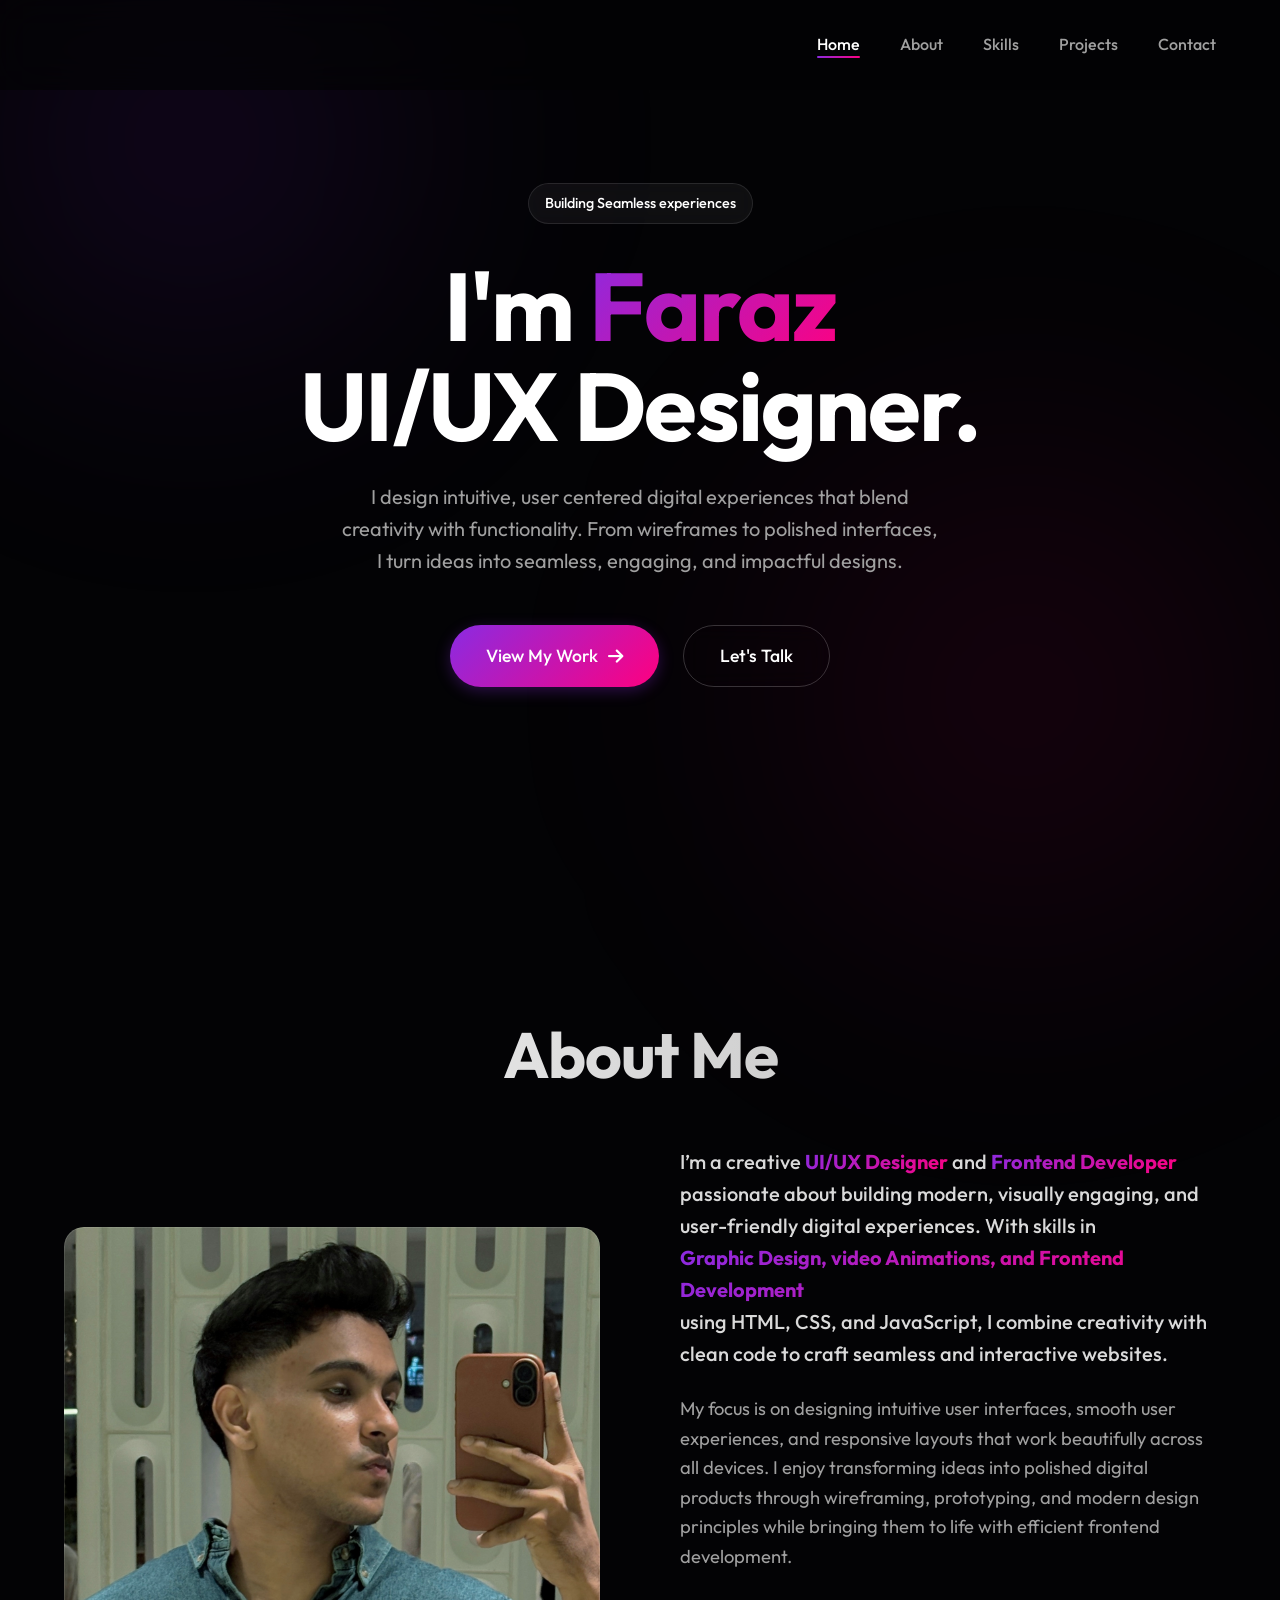
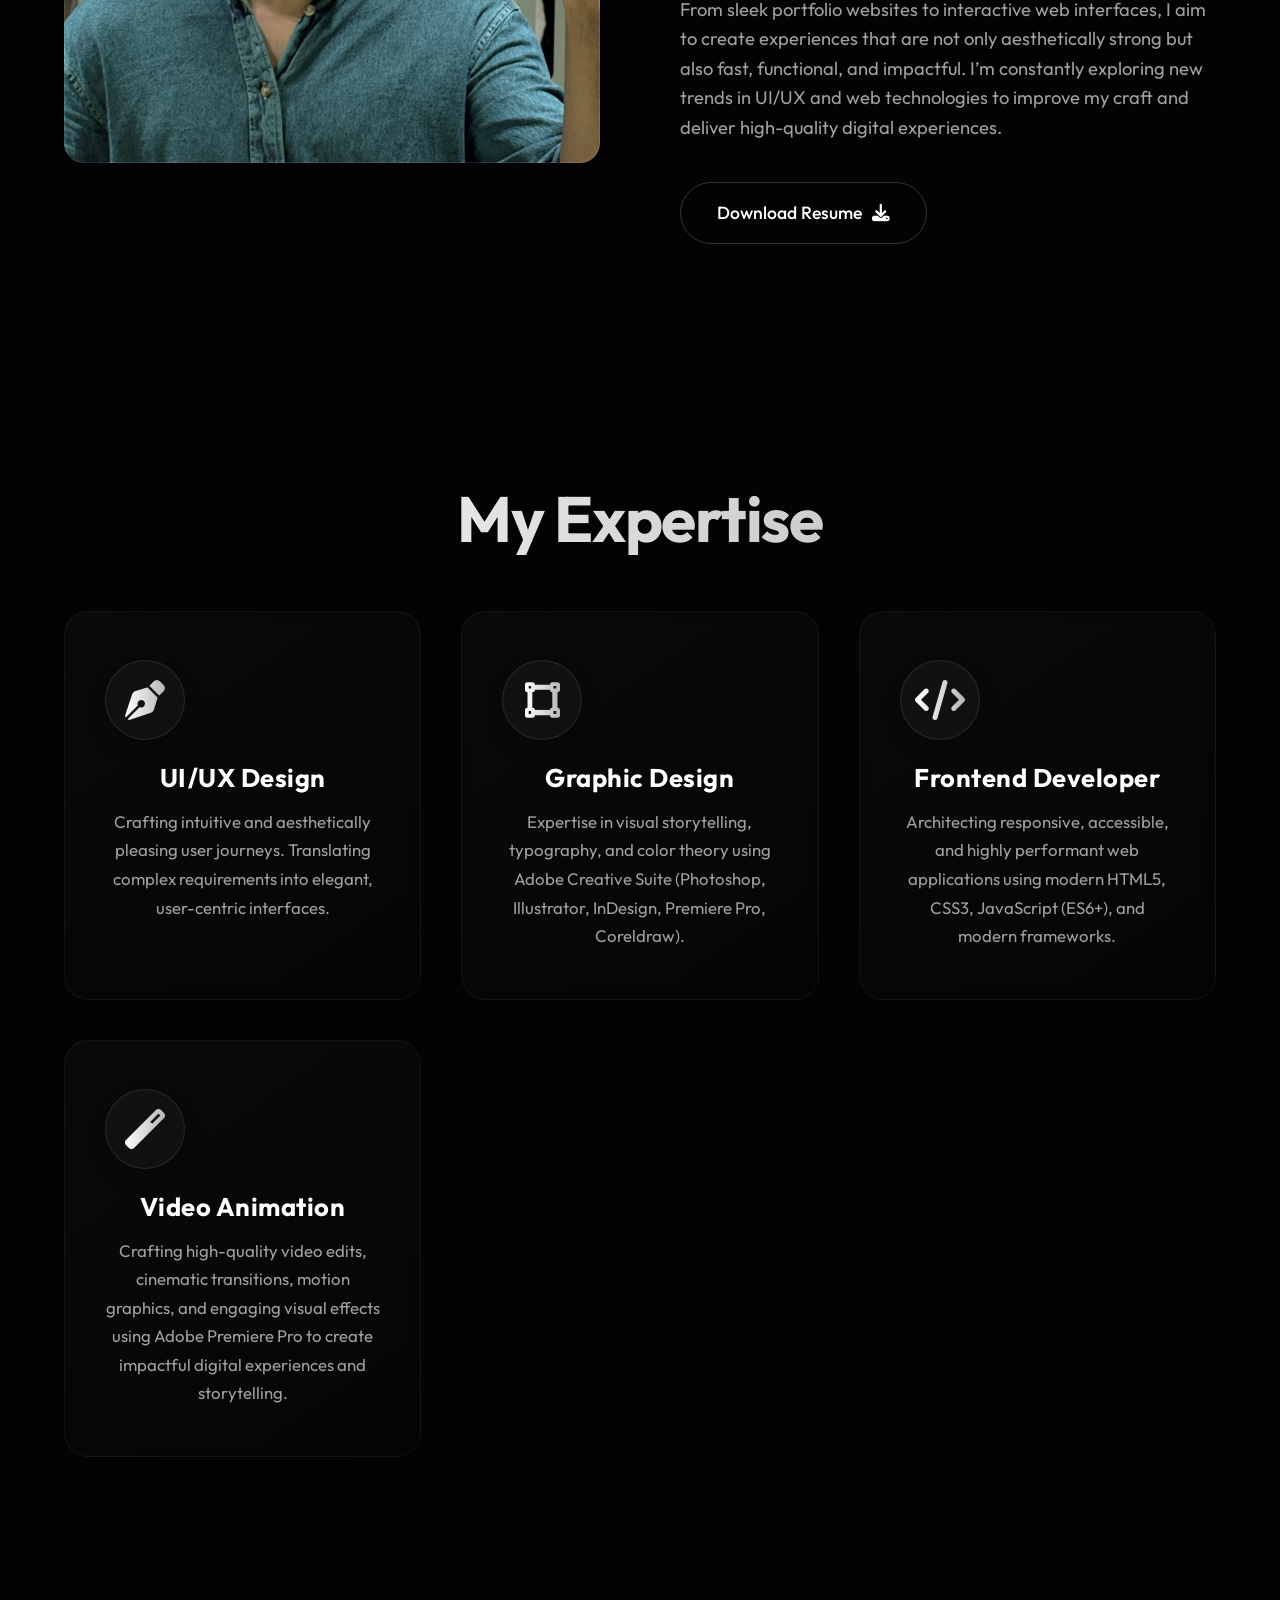
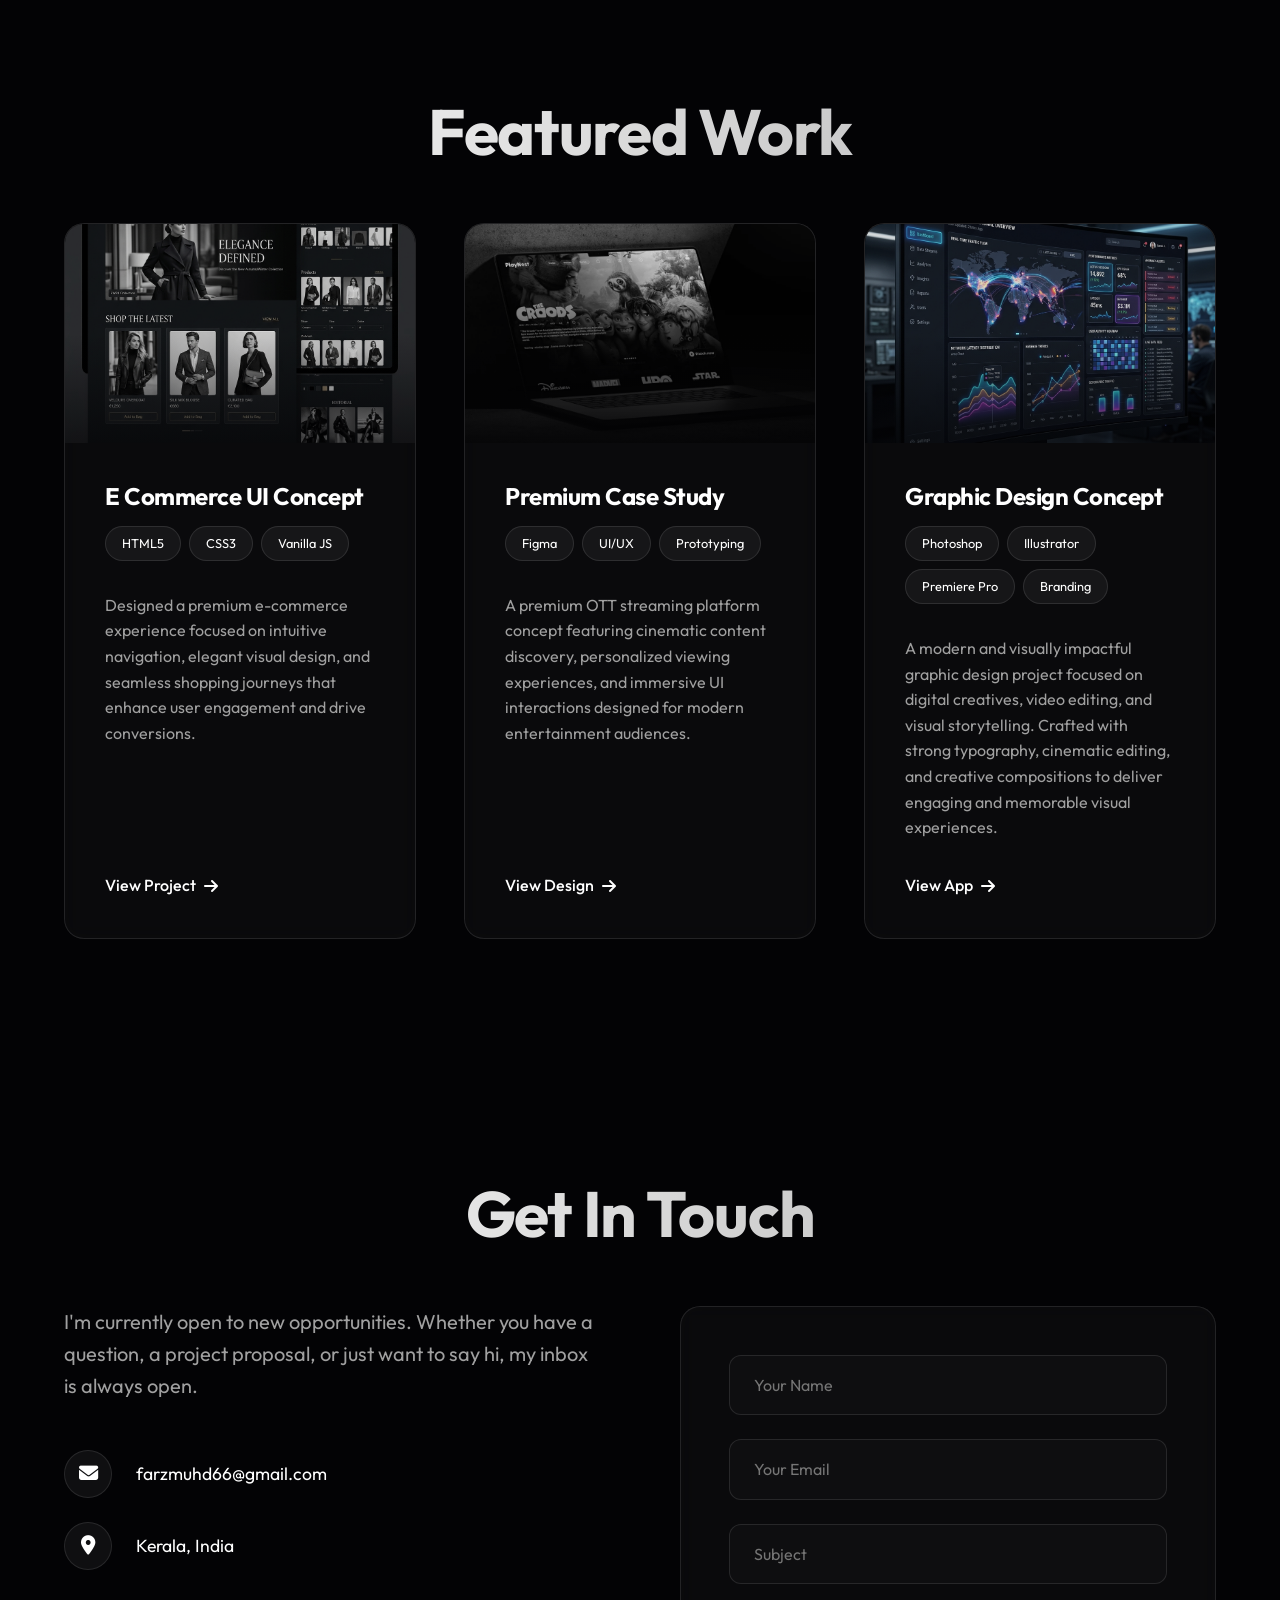
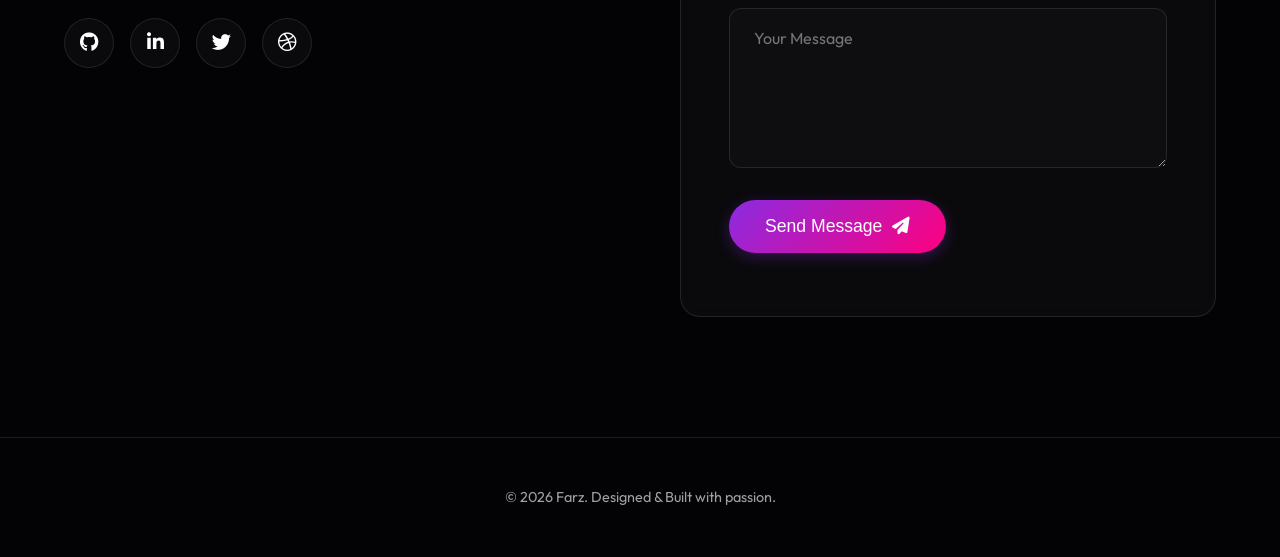
<file: index.html>
<!DOCTYPE html>
<html lang="en">

<head>
  <meta charset="UTF-8">
  <title>Farz | Premium Portfolio</title>
  <meta name="viewport" content="width=device-width, initial-scale=1">

  <!-- Font -->
  <link href="https://fonts.googleapis.com/css2?family=Outfit:wght@300;400;500;600;700;800&display=swap" rel="stylesheet">

  <!-- Icons -->
  <link rel="stylesheet" href="https://cdnjs.cloudflare.com/ajax/libs/font-awesome/6.4.0/css/all.min.css">

  <!-- Custom CSS -->
  <link rel="stylesheet" href="style.css">
</head>

<body>

  <!-- Ambient Glow Effect -->
  <div class="bg-glow"></div>
  <div class="bg-glow-2"></div>

  <!-- Navbar -->
  <nav class="navbar" id="navbar">
    <div class="container">
      <a href="#home" class="nav-logo"><span class="text-accent"></span></a>

      <button class="menu-btn" id="menuBtn">
        <i class="fas fa-bars"></i>
      </button>

      <ul class="nav-links" id="navLinks">
        <li><a href="#home" class="nav-item">Home</a></li>
        <li><a href="#about" class="nav-item">About</a></li>
        <li><a href="#skills" class="nav-item">Skills</a></li>
        <li><a href="#projects" class="nav-item">Projects</a></li>
        <li><a href="#contact" class="nav-item">Contact</a></li>
      </ul>
    </div>
  </nav>

  <!-- Hero Section -->
  <section id="home" class="section">
    <div class="container">
      <div class="hero-content reveal active">
        <span class="hero-subtitle">Building Seamless experiences</span>
        <h1 class="hero-title">I'm <span class="text-accent">Faraz</span><br>UI/UX Designer.</h1>
        <p class="hero-desc">I design intuitive, user centered digital experiences that blend creativity with functionality.
From wireframes to polished interfaces, I turn ideas into seamless, engaging, and impactful designs.</p>

        <div class="hero-buttons">
          <a href="#projects" class="btn btn-primary">View My Work <i class="fas fa-arrow-right"></i></a>
          <a href="#contact" class="btn btn-outline">Let's Talk</a>
        </div>
      </div>
    </div>
  </section>

  <!-- About Section -->
  <section id="about" class="section">
    <div class="container reveal">
      <h2>About Me</h2>
      <div class="about-grid">
        <div class="about-img-wrapper reveal delay-1">
          <img src="farz.jpeg" alt="Farz" class="about-img">
        </div>
        <div class="about-text reveal delay-2">
          <div class="about-text-content">
            <p class="lead">I’m a creative <span class="highlight">UI/UX Designer</span> and <span class="highlight">Frontend Developer</span> passionate about building modern, visually engaging, and user-friendly digital experiences. With skills in <span class="highlight">Graphic Design, video Animations, and Frontend Development</span> using HTML, CSS, and JavaScript, I combine creativity with clean code to craft seamless and interactive websites.</p>
            <p>My focus is on designing intuitive user interfaces, smooth user experiences, and responsive layouts that work beautifully across all devices. I enjoy transforming ideas into polished digital products through wireframing, prototyping, and modern design principles while bringing them to life with efficient frontend development.</p>
            <p>From sleek portfolio websites to interactive web interfaces, I aim to create experiences that are not only aesthetically strong but also fast, functional, and impactful. I’m constantly exploring new trends in UI/UX and web technologies to improve my craft and deliver high-quality digital experiences.</p>
          </div>

          <div style="margin-top: 2.5rem;">
            <a href="#" class="btn btn-outline">Download Resume <i class="fas fa-download"></i></a>
          </div>
        </div>
      </div>
    </div>
  </section>

  <!-- Skills Section -->
  <section id="skills" class="section">
    <div class="container reveal">
      <h2>My Expertise</h2>

      <div class="skills-grid">

         <!-- Skill 1 -->
        <div class="skill-card premium-card reveal delay-2">
          <div class="card-content">
            <div class="skill-icon text-accent">
              <i class="fas fa-pen-nib"></i>
            </div>
            <h4>UI/UX Design</h4>
            <p>Crafting intuitive and aesthetically pleasing user journeys. Translating complex requirements into elegant,
              user-centric interfaces.</p>
          </div>
        </div>
          <!-- Skill 2 -->
        <div class="skill-card premium-card reveal delay-1">
          <div class="card-content">
            <div class="skill-icon text-accent">
              <i class="fas fa-vector-square"></i>
            </div>
            <h4>Graphic Design</h4>
            <p>Expertise in visual storytelling, typography, and color theory using Adobe Creative Suite (Photoshop,
              Illustrator, InDesign, Premiere Pro, Coreldraw).</p>
          </div>
        </div>
        <!-- Skill 3 -->
        <div class="skill-card premium-card reveal delay-1">
          <div class="card-content">
            <div class="skill-icon text-accent">
              <i class="fas fa-code"></i>
            </div>
            <h4>Frontend Developer</h4>
            <p>Architecting responsive, accessible, and highly performant web applications using modern HTML5, CSS3,
              JavaScript (ES6+), and modern frameworks.</p>
          </div>
        </div>

        <!-- Skill 4 -->
        <div class="skill-card premium-card reveal delay-3">
          <div class="card-content">
            <div class="skill-icon text-accent">
              <i class="fas fa-magic"></i>
            </div>
            <h4>Video Animation</h4>
            <p>Crafting high-quality video edits, cinematic transitions, motion graphics, and engaging visual effects using Adobe Premiere Pro to create impactful digital experiences and storytelling.</p>
          </div>
        </div>

      </div>
    </div>
  </section>

  <!-- Projects Section -->
  <section id="projects" class="section">
    <div class="container reveal">
      <h2>Featured Work</h2>

      <div class="projects-grid">
        

        <!-- Project 2 -->
        <div class="project-card premium-card reveal delay-2">
          <div class="card-content" style="padding: 0; display: flex; flex-direction: column; height: 100%;">
            <div class="project-img-container">
              <img src="project2.png" alt="Project 2" class="project-img">
            </div>
            <div class="project-content">
              <h3 class="project-title">E Commerce UI Concept</h3>
              <div class="project-tags">
                <span>HTML5</span>
                <span>CSS3</span>
                <span>Vanilla JS</span>
              </div>
              <p class="project-desc">Designed a premium e-commerce experience focused on intuitive navigation, elegant visual design, and seamless shopping journeys that enhance user engagement and drive conversions.</p>
              <a href="https://farzmhd.github.io/e-commers/" class="project-link">View Project<i class="fas fa-arrow-right"></i></a>
            </div>
          </div>
        </div>

        <!-- Project 1 -->
        <div class="project-card premium-card reveal delay-1">
          <div class="card-content" style="padding: 0; display: flex; flex-direction: column; height: 100%;">
            <div class="project-img-container">
              <img src="project1.png" alt="Project 1" class="project-img">
            </div>
            <div class="project-content">
              <h3 class="project-title">Premium Case Study</h3>
              <div class="project-tags">
                <span>Figma</span>
                <span>UI/UX</span>
                <span>Prototyping</span>
              </div>
              <p class="project-desc">A premium OTT streaming platform concept featuring cinematic content discovery, personalized viewing experiences, and immersive UI interactions designed for modern entertainment audiences.</p>
              <a href="https://www.behance.net/gallery/250398545/streaming-platform-portfolio?tracking_source=search_projects_published_date|ott+sreaming+platform&l=4" class="project-link">View Design<i class="fas fa-arrow-right"></i></a>
            </div>
          </div>
        </div>

        <!-- Project 3 -->
        <div class="project-card premium-card reveal delay-3">
          <div class="card-content" style="padding: 0; display: flex; flex-direction: column; height: 100%;">
            <div class="project-img-container">
              <img src="project3.png" alt="Project 3" class="project-img">
            </div>
            <div class="project-content">
              <h3 class="project-title">Graphic Design Concept</h3>
              <div class="project-tags">
                <span>Photoshop</span>
                <span>Illustrator</span>
                <span>Premiere Pro</span>
                <span>Branding</span>
              </div>
              <p class="project-desc">A modern and visually impactful graphic design project focused on digital creatives, video editing, and visual storytelling. Crafted with strong typography, cinematic editing, and creative compositions to deliver engaging and memorable visual experiences.</p>
              <a href="#" class="project-link">View App <i class="fas fa-arrow-right"></i></a>
            </div>
          </div>
        </div>
      </div>
    </div>
  </section>

  <!-- Contact Section -->
  <section id="contact" class="section">
    <div class="container reveal">
      <h2>Get In Touch</h2>

      <div class="contact-container">
        <div class="contact-info reveal delay-1">
          <p>I'm currently open to new opportunities. Whether you have a question, a project proposal, or just want to
            say hi, my inbox is always open.</p>

          <div class="contact-details">
            <div class="contact-item">
              <i class="fas fa-envelope"></i>
              <span>farzmuhd66@gmail.com</span>
            </div>
            <div class="contact-item">
              <i class="fas fa-map-marker-alt"></i>
              <span>Kerala, India</span>
            </div>
          </div>

          <div class="social-links">
            <a href="#" aria-label="GitHub"><i class="fab fa-github"></i></a>
            <a href="#" aria-label="LinkedIn"><i class="fab fa-linkedin-in"></i></a>
            <a href="#" aria-label="Twitter"><i class="fab fa-twitter"></i></a>
            <a href="#" aria-label="Dribbble"><i class="fab fa-dribbble"></i></a>
          </div>
        </div>

        <form class="contact-form premium-card reveal delay-2" id="contactForm">
          <div class="card-content">
            <div class="form-group">
              <input type="text" class="form-control" placeholder="Your Name" required>
            </div>
            <div class="form-group">
              <input type="email" class="form-control" placeholder="Your Email" required>
            </div>
            <div class="form-group">
              <input type="text" class="form-control" placeholder="Subject" required>
            </div>
            <div class="form-group">
              <textarea class="form-control" placeholder="Your Message" required></textarea>
            </div>
            <button type="submit" class="btn btn-primary">Send Message <i class="fas fa-paper-plane"></i></button>
            <p id="msg" style="margin-top: 15px; color: var(--text-main); font-weight: 500;"></p>
          </div>
        </form>
      </div>
    </div>
  </section>

  <!-- Footer -->
  <footer>
    <div class="container">
      <p>&copy; 2026 Farz. Designed & Built with passion.</p>
    </div>
  </footer>

  <script src="./script.js"></script>
</body>

</html>
</file>
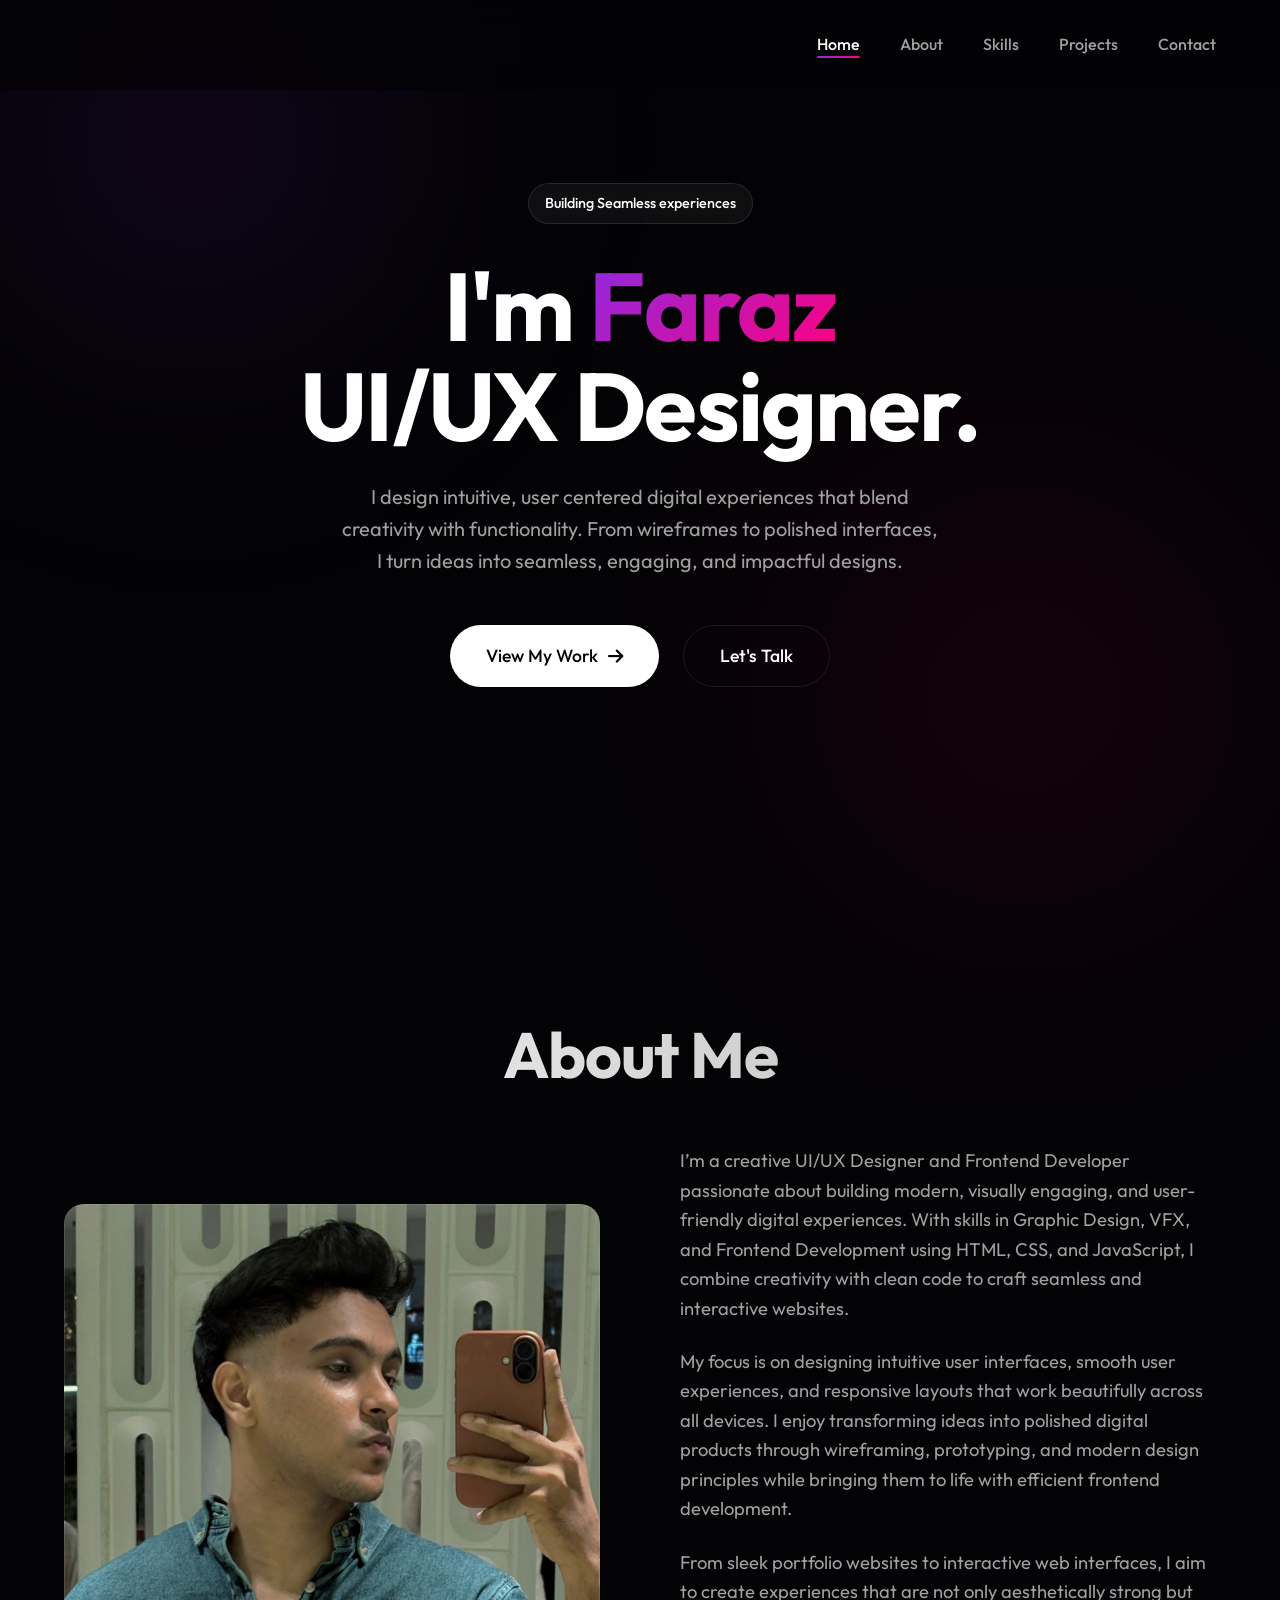
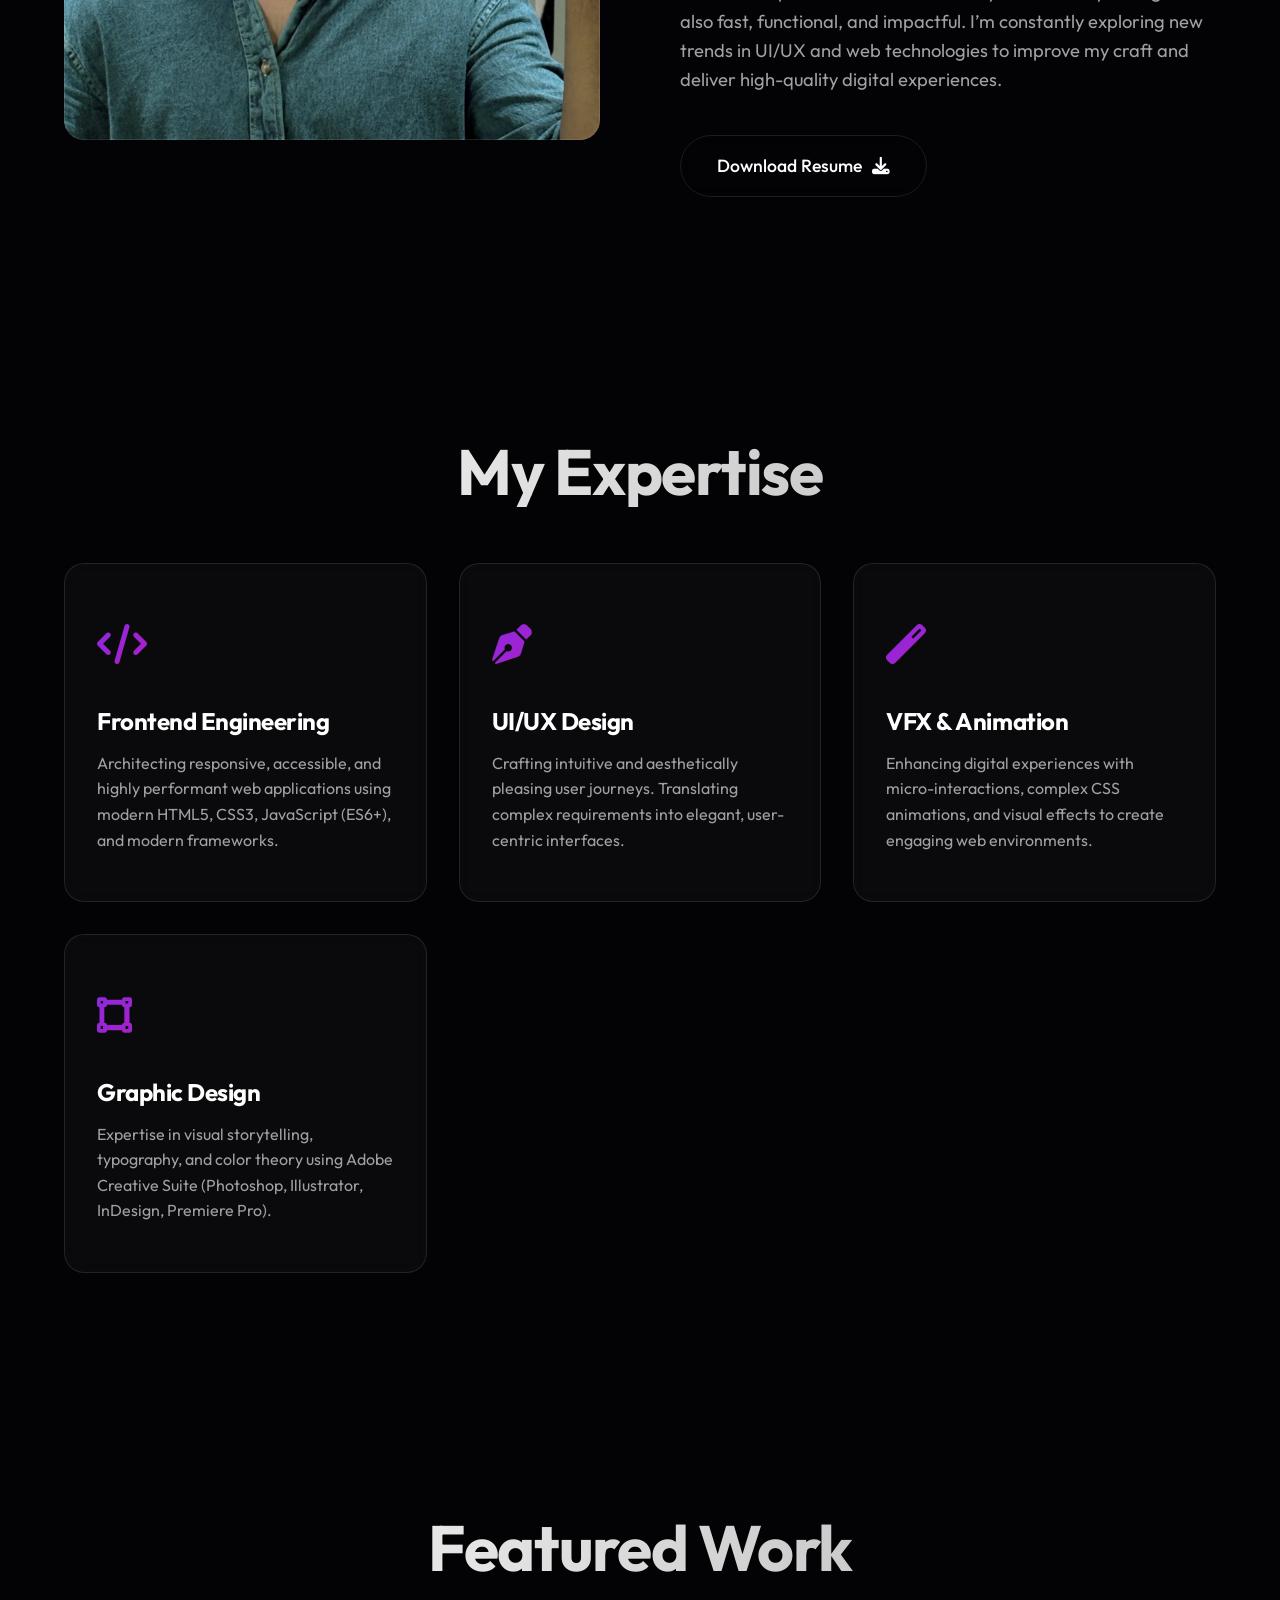
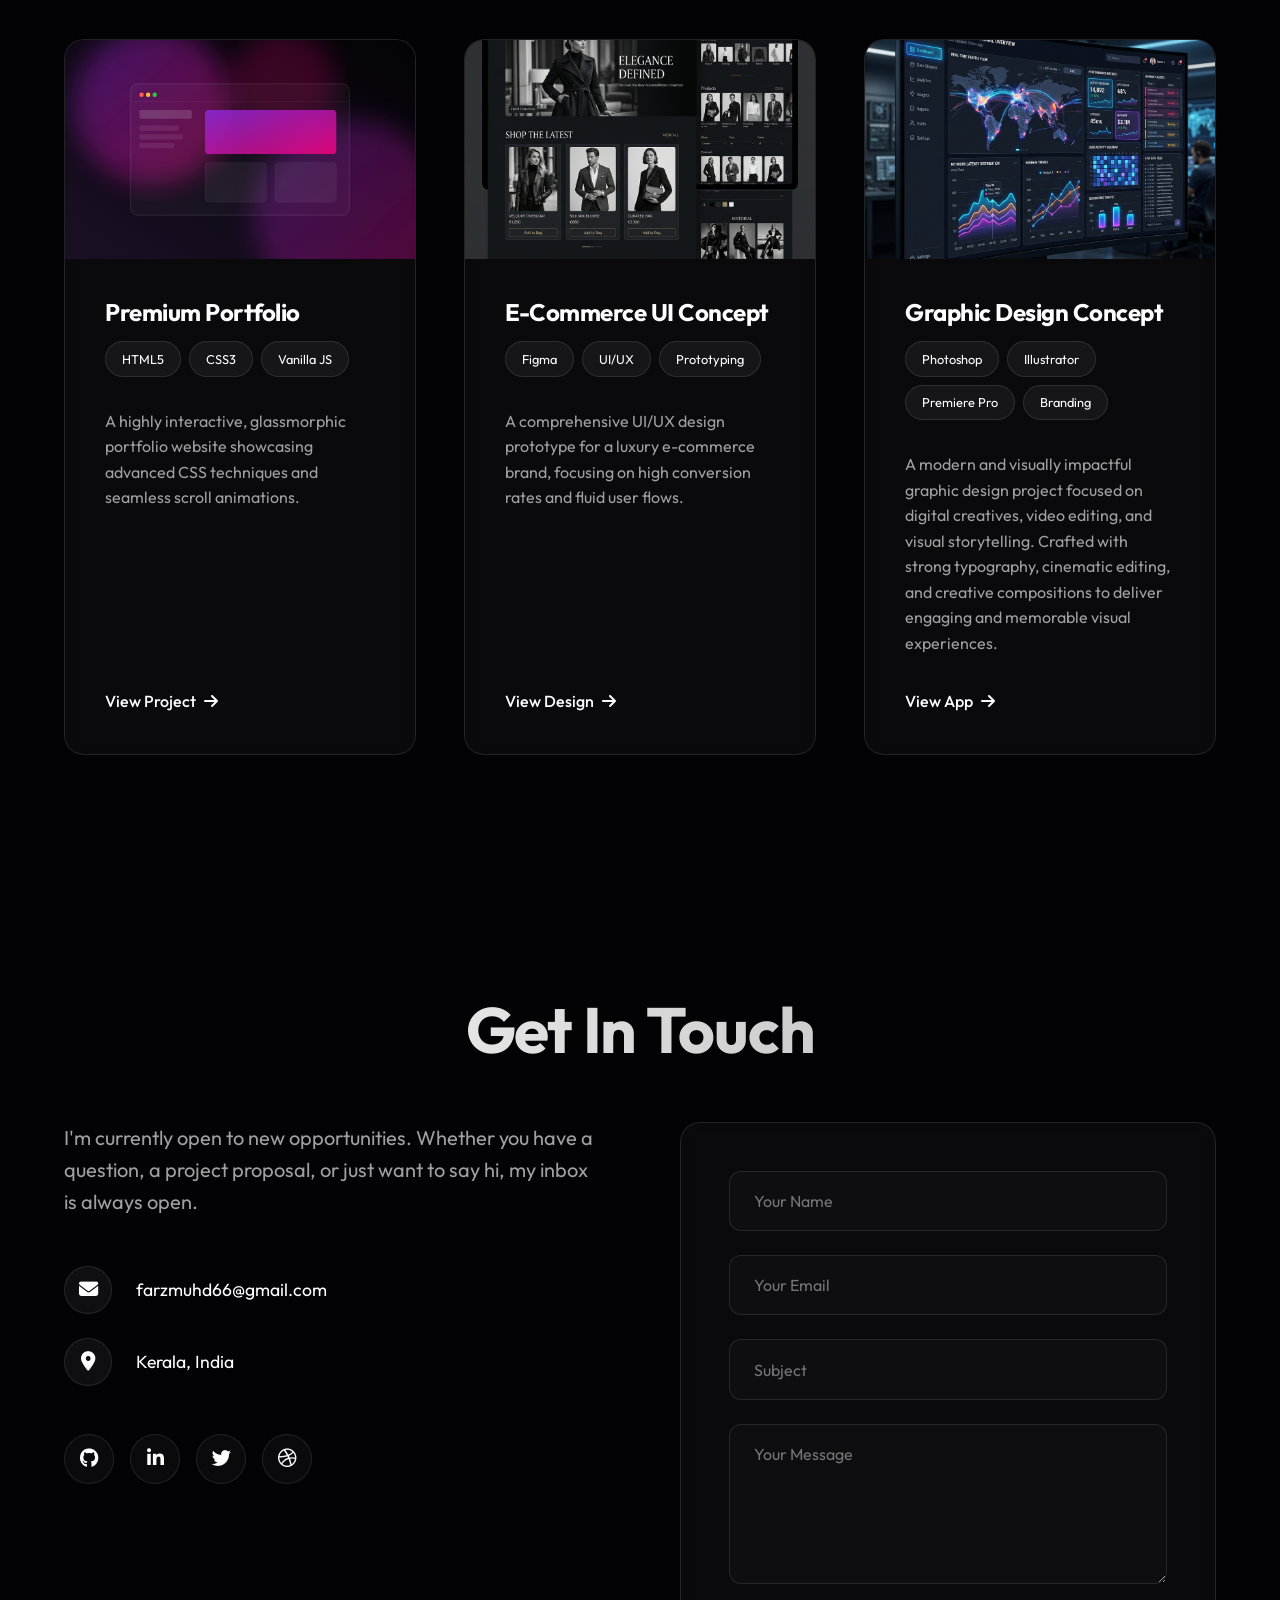
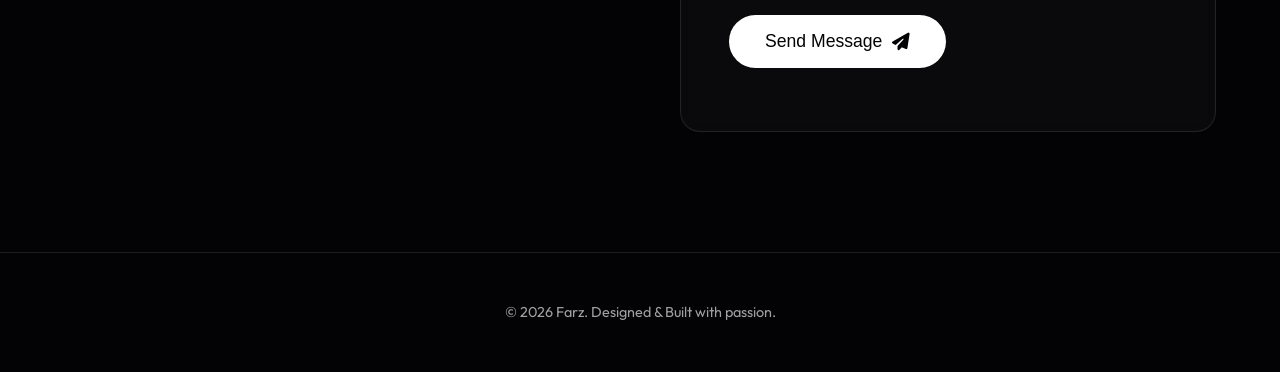
<file: portfolio/indexpr.html>
<!DOCTYPE html>
<html lang="en">

<head>
  <meta charset="UTF-8">
  <title>Farz | Premium Portfolio</title>
  <meta name="viewport" content="width=device-width, initial-scale=1">

  <!-- Font -->
  <link href="https://fonts.googleapis.com/css2?family=Outfit:wght@300;400;500;600;700;800&display=swap" rel="stylesheet">

  <!-- Icons -->
  <link rel="stylesheet" href="https://cdnjs.cloudflare.com/ajax/libs/font-awesome/6.4.0/css/all.min.css">

  <!-- Custom CSS -->
  <link rel="stylesheet" href="style.css">
</head>

<body>

  <!-- Ambient Glow Effect -->
  <div class="bg-glow"></div>
  <div class="bg-glow-2"></div>

  <!-- Navbar -->
  <nav class="navbar" id="navbar">
    <div class="container">
      <a href="#home" class="nav-logo"><span class="text-accent"></span></a>

      <button class="menu-btn" id="menuBtn">
        <i class="fas fa-bars"></i>
      </button>

      <ul class="nav-links" id="navLinks">
        <li><a href="#home" class="nav-item">Home</a></li>
        <li><a href="#about" class="nav-item">About</a></li>
        <li><a href="#skills" class="nav-item">Skills</a></li>
        <li><a href="#projects" class="nav-item">Projects</a></li>
        <li><a href="#contact" class="nav-item">Contact</a></li>
      </ul>
    </div>
  </nav>

  <!-- Hero Section -->
  <section id="home" class="section">
    <div class="container">
      <div class="hero-content reveal active">
        <span class="hero-subtitle">Building Seamless experiences</span>
        <h1 class="hero-title">I'm <span class="text-accent">Faraz</span><br>UI/UX Designer.</h1>
        <p class="hero-desc">I design intuitive, user centered digital experiences that blend creativity with functionality.
From wireframes to polished interfaces, I turn ideas into seamless, engaging, and impactful designs.</p>

        <div class="hero-buttons">
          <a href="#projects" class="btn btn-primary">View My Work <i class="fas fa-arrow-right"></i></a>
          <a href="#contact" class="btn btn-outline">Let's Talk</a>
        </div>
      </div>
    </div>
  </section>

  <!-- About Section -->
  <section id="about" class="section">
    <div class="container reveal">
      <h2>About Me</h2>
      <div class="about-grid">
        <div class="about-img-wrapper reveal delay-1">
          <img src="farz.jpeg" alt="Farz" class="about-img">
        </div>
        <div class="about-text reveal delay-2">
          <p>I’m a creative UI/UX Designer and Frontend Developer passionate about building modern, visually engaging, and user-friendly digital experiences. With skills in Graphic Design, VFX, and Frontend Development using HTML, CSS, and JavaScript, I combine creativity with clean code to craft seamless and interactive websites.</p>
          <p>My focus is on designing intuitive user interfaces, smooth user experiences, and responsive layouts that work beautifully across all devices. I enjoy transforming ideas into polished digital products through wireframing, prototyping, and modern design principles while bringing them to life with efficient frontend development.</p>
          <p>From sleek portfolio websites to interactive web interfaces, I aim to create experiences that are not only aesthetically strong but also fast, functional, and impactful. I’m constantly exploring new trends in UI/UX and web technologies to improve my craft and deliver high-quality digital experiences.</p>

          <div style="margin-top: 2.5rem;">
            <a href="#" class="btn btn-outline">Download Resume <i class="fas fa-download"></i></a>
          </div>
        </div>
      </div>
    </div>
  </section>

  <!-- Skills Section -->
  <section id="skills" class="section">
    <div class="container reveal">
      <h2>My Expertise</h2>

      <div class="skills-grid">
        <!-- Skill 1 -->
        <div class="skill-card premium-card reveal delay-1">
          <div class="card-content">
            <div class="skill-icon text-accent">
              <i class="fas fa-code"></i>
            </div>
            <h4>Frontend Engineering</h4>
            <p>Architecting responsive, accessible, and highly performant web applications using modern HTML5, CSS3,
              JavaScript (ES6+), and modern frameworks.</p>
          </div>
        </div>

        <!-- Skill 2 -->
        <div class="skill-card premium-card reveal delay-2">
          <div class="card-content">
            <div class="skill-icon text-accent">
              <i class="fas fa-pen-nib"></i>
            </div>
            <h4>UI/UX Design</h4>
            <p>Crafting intuitive and aesthetically pleasing user journeys. Translating complex requirements into elegant,
              user-centric interfaces.</p>
          </div>
        </div>

        <!-- Skill 3 -->
        <div class="skill-card premium-card reveal delay-3">
          <div class="card-content">
            <div class="skill-icon text-accent">
              <i class="fas fa-magic"></i>
            </div>
            <h4>VFX & Animation</h4>
            <p>Enhancing digital experiences with micro-interactions, complex CSS animations, and visual effects to create
              engaging web environments.</p>
          </div>
        </div>

        <!-- Skill 4 -->
        <div class="skill-card premium-card reveal delay-1">
          <div class="card-content">
            <div class="skill-icon text-accent">
              <i class="fas fa-vector-square"></i>
            </div>
            <h4>Graphic Design</h4>
            <p>Expertise in visual storytelling, typography, and color theory using Adobe Creative Suite (Photoshop,
              Illustrator, InDesign, Premiere Pro).</p>
          </div>
        </div>
      </div>
    </div>
  </section>

  <!-- Projects Section -->
  <section id="projects" class="section">
    <div class="container reveal">
      <h2>Featured Work</h2>

      <div class="projects-grid">
        <!-- Project 1 -->
        <div class="project-card premium-card reveal delay-1">
          <div class="card-content" style="padding: 0; display: flex; flex-direction: column; height: 100%;">
            <div class="project-img-container">
              <img src="portfolio.svg" alt="Project 1" class="project-img">
            </div>
            <div class="project-content">
              <h3 class="project-title">Premium Portfolio</h3>
              <div class="project-tags">
                <span>HTML5</span>
                <span>CSS3</span>
                <span>Vanilla JS</span>
              </div>
              <p class="project-desc">A highly interactive, glassmorphic portfolio website showcasing advanced CSS
                techniques and seamless scroll animations.</p>
              <a href="#" class="project-link">View Project <i class="fas fa-arrow-right"></i></a>
            </div>
          </div>
        </div>

        <!-- Project 2 -->
        <div class="project-card premium-card reveal delay-2">
          <div class="card-content" style="padding: 0; display: flex; flex-direction: column; height: 100%;">
            <div class="project-img-container">
              <img src="project2.png" alt="Project 2" class="project-img">
            </div>
            <div class="project-content">
              <h3 class="project-title">E-Commerce UI Concept</h3>
              <div class="project-tags">
                <span>Figma</span>
                <span>UI/UX</span>
                <span>Prototyping</span>
              </div>
              <p class="project-desc">A comprehensive UI/UX design prototype for a luxury e-commerce brand, focusing on
                high conversion rates and fluid user flows.</p>
              <a href="#" class="project-link">View Design <i class="fas fa-arrow-right"></i></a>
            </div>
          </div>
        </div>

        <!-- Project 3 -->
        <div class="project-card premium-card reveal delay-3">
          <div class="card-content" style="padding: 0; display: flex; flex-direction: column; height: 100%;">
            <div class="project-img-container">
              <img src="project3.png" alt="Project 3" class="project-img">
            </div>
            <div class="project-content">
              <h3 class="project-title">Graphic Design Concept</h3>
              <div class="project-tags">
                <span>Photoshop</span>
                <span>Illustrator</span>
                <span>Premiere Pro</span>
                <span>Branding</span>
              </div>
              <p class="project-desc">A modern and visually impactful graphic design project focused on digital creatives, video editing, and visual storytelling. Crafted with strong typography, cinematic editing, and creative compositions to deliver engaging and memorable visual experiences.</p>
              <a href="#" class="project-link">View App <i class="fas fa-arrow-right"></i></a>
            </div>
          </div>
        </div>
      </div>
    </div>
  </section>

  <!-- Contact Section -->
  <section id="contact" class="section">
    <div class="container reveal">
      <h2>Get In Touch</h2>

      <div class="contact-container">
        <div class="contact-info reveal delay-1">
          <p>I'm currently open to new opportunities. Whether you have a question, a project proposal, or just want to
            say hi, my inbox is always open.</p>

          <div class="contact-details">
            <div class="contact-item">
              <i class="fas fa-envelope"></i>
              <span>farzmuhd66@gmail.com</span>
            </div>
            <div class="contact-item">
              <i class="fas fa-map-marker-alt"></i>
              <span>Kerala, India</span>
            </div>
          </div>

          <div class="social-links">
            <a href="#" aria-label="GitHub"><i class="fab fa-github"></i></a>
            <a href="#" aria-label="LinkedIn"><i class="fab fa-linkedin-in"></i></a>
            <a href="#" aria-label="Twitter"><i class="fab fa-twitter"></i></a>
            <a href="#" aria-label="Dribbble"><i class="fab fa-dribbble"></i></a>
          </div>
        </div>

        <form class="contact-form premium-card reveal delay-2" id="contactForm">
          <div class="card-content">
            <div class="form-group">
              <input type="text" class="form-control" placeholder="Your Name" required>
            </div>
            <div class="form-group">
              <input type="email" class="form-control" placeholder="Your Email" required>
            </div>
            <div class="form-group">
              <input type="text" class="form-control" placeholder="Subject" required>
            </div>
            <div class="form-group">
              <textarea class="form-control" placeholder="Your Message" required></textarea>
            </div>
            <button type="submit" class="btn btn-primary">Send Message <i class="fas fa-paper-plane"></i></button>
            <p id="msg" style="margin-top: 15px; color: var(--text-main); font-weight: 500;"></p>
          </div>
        </form>
      </div>
    </div>
  </section>

  <!-- Footer -->
  <footer>
    <div class="container">
      <p>&copy; 2026 Farz. Designed & Built with passion.</p>
    </div>
  </footer>

  <script src="indexpr1.js"></script>
</body>

</html>
</file>
<file: style.css>
@import url('https://fonts.googleapis.com/css2?family=Outfit:wght@300;400;500;600;700;800&display=swap');

:root {
  --bg-color: #030305;
  --bg-surface: rgba(255, 255, 255, 0.03);
  --bg-surface-hover: rgba(255, 255, 255, 0.05);
  --bg-surface-glass: rgba(3, 3, 5, 0.7);
  
  --color-accent-1: #8a2be2;
  --color-accent-2: #ff007f;
  
  --gradient-primary: linear-gradient(135deg, var(--color-accent-1), var(--color-accent-2));
  --gradient-text: linear-gradient(to right, #fff, rgba(255,255,255,0.7));
  
  --text-main: #ffffff;
  --text-muted: #a0a0a0;
  --border-light: rgba(255, 255, 255, 0.1);
  
  --nav-height: 90px;
  --border-radius: 20px;
  --transition: all 0.4s cubic-bezier(0.16, 1, 0.3, 1);
}

html {
  scroll-behavior: smooth;
  scroll-padding-top: 70px;
}

* {
  margin: 0;
  padding: 0;
  box-sizing: border-box;
}

body {
  font-family: 'Outfit', sans-serif;
  background-color: var(--bg-color);
  color: var(--text-main);
  line-height: 1.6;
  overflow-x: hidden;
  -webkit-font-smoothing: antialiased;
}

/* Background Effects */
.bg-glow {
  position: fixed;
  top: -20%;
  left: -10%;
  width: 50vw;
  height: 50vw;
  background: radial-gradient(circle, rgba(138, 43, 226, 0.15) 0%, rgba(3,3,5,0) 70%);
  filter: blur(120px);
  z-index: -1;
  pointer-events: none;
}

.bg-glow-2 {
  position: fixed;
  bottom: -20%;
  right: -10%;
  width: 60vw;
  height: 60vw;
  background: radial-gradient(circle, rgba(255, 0, 127, 0.1) 0%, rgba(3,3,5,0) 70%);
  filter: blur(120px);
  z-index: -1;
  pointer-events: none;
}

/* Typography */
h1, h2, h3, h4, h5 {
  font-weight: 700;
  line-height: 1.1;
  letter-spacing: -0.02em;
}

h2 {
  font-size: clamp(2.5rem, 6vw, 4rem);
  margin-bottom: 3.5rem;
  text-align: center;
  background: var(--gradient-text);
  -webkit-background-clip: text;
  -webkit-text-fill-color: transparent;
}

.text-accent {
  background: var(--gradient-primary);
  -webkit-background-clip: text;
  -webkit-text-fill-color: transparent;
}

/* Layout */
.container {
  width: 90%;
  max-width: 1280px;
  margin: 0 auto;
}

.section {
  padding: 120px 0;
  position: relative;
}

/* Buttons */
.btn {
  display: inline-flex;
  align-items: center;
  justify-content: center;
  padding: 16px 36px;
  border-radius: 100px;
  font-size: 1.1rem;
  font-weight: 500;
  text-decoration: none;
  cursor: pointer;
  transition: all 0.4s cubic-bezier(0.23, 1, 0.32, 1);
  position: relative;
  overflow: hidden;
  gap: 10px;
  z-index: 1;
}

.btn i {
  transition: transform 0.4s cubic-bezier(0.23, 1, 0.32, 1);
}

.btn-primary {
  background: var(--gradient-primary);
  color: #fff;
  border: none;
  box-shadow: 0 4px 15px rgba(138, 43, 226, 0.3);
}

.btn-primary::before {
  content: '';
  position: absolute;
  top: 0; left: 0; right: 0; bottom: 0;
  background: linear-gradient(135deg, var(--color-accent-2), var(--color-accent-1));
  opacity: 0;
  z-index: -1;
  transition: opacity 0.4s ease;
  border-radius: inherit;
}

.btn-primary:hover {
  transform: translateY(-3px);
  box-shadow: 0 15px 30px rgba(138, 43, 226, 0.5);
}

.btn-primary:hover::before {
  opacity: 1;
}

.btn-primary:hover i {
  transform: translateX(5px);
}

.btn-outline {
  background: transparent;
  color: var(--text-main);
  border: 1px solid rgba(255, 255, 255, 0.2);
  backdrop-filter: blur(10px);
}

.btn-outline:hover {
  background: rgba(255, 255, 255, 0.05);
  border-color: var(--text-main);
  transform: translateY(-3px);
  box-shadow: 0 10px 30px rgba(255, 255, 255, 0.1);
}

.btn-outline:hover i {
  transform: translateX(5px);
}

/* Navbar */
.navbar {
  position: fixed;
  top: 0;
  left: 0;
  width: 100%;
  height: var(--nav-height);
  background: var(--bg-surface-glass);
  backdrop-filter: blur(20px);
  -webkit-backdrop-filter: blur(20px);
  z-index: 1000;
  display: flex;
  align-items: center;
  border-bottom: 1px solid transparent;
  transition: var(--transition);
}

.navbar.scrolled {
  border-bottom: 1px solid var(--border-light);
  height: 70px;
}

.navbar .container {
  display: flex;
  justify-content: space-between;
  align-items: center;
}

.nav-logo {
  font-size: 1.8rem;
  font-weight: 800;
  color: var(--text-main);
  text-decoration: none;
  letter-spacing: -1px;
}

.nav-links {
  display: flex;
  gap: 2.5rem;
  list-style: none;
}

.nav-links a {
  color: var(--text-muted);
  text-decoration: none;
  font-weight: 500;
  transition: var(--transition);
  font-size: 1rem;
  position: relative;
}

.nav-links a::after {
  content: '';
  position: absolute;
  width: 0;
  height: 2px;
  bottom: -4px;
  left: 0;
  background: var(--gradient-primary);
  transition: width 0.3s ease-in-out;
  border-radius: 2px;
}

.nav-links a:hover::after,
.nav-links a.active::after {
  width: 100%;
}

.nav-links a:hover,
.nav-links a.active {
  color: var(--text-main);
}

.menu-btn {
  display: none;
  background: none;
  border: none;
  color: var(--text-main);
  font-size: 1.5rem;
  cursor: pointer;
}

/* Hero Section */
#home {
  min-height: 100vh;
  display: flex;
  align-items: center;
  padding-top: var(--nav-height);
}

.hero-content {
  max-width: 800px;
  margin: 0 auto;
  text-align: center;
}

.hero-subtitle {
  display: inline-block;
  padding: 8px 16px;
  background: rgba(255, 255, 255, 0.05);
  border: 1px solid var(--border-light);
  border-radius: 100px;
  color: var(--text-main);
  font-size: 0.9rem;
  font-weight: 500;
  margin-bottom: 2rem;
  backdrop-filter: blur(10px);
}

.hero-title {
  font-size: clamp(3.5rem, 8vw, 6rem);
  margin-bottom: 1.5rem;
  line-height: 1.05;
}

.hero-desc {
  color: var(--text-muted);
  font-size: 1.25rem;
  margin: 0 auto 3rem auto;
  max-width: 600px;
}

.hero-buttons {
  display: flex;
  gap: 1.5rem;
  justify-content: center;
}

/* Premium Card Effects */
.premium-card {
  background: var(--bg-surface);
  border: 1px solid var(--border-light);
  border-radius: var(--border-radius);
  transition: var(--transition);
  position: relative;
  overflow: hidden;
  backdrop-filter: blur(10px);
}

.premium-card::before {
  content: '';
  position: absolute;
  top: 0; left: 0; right: 0; bottom: 0;
  background: radial-gradient(800px circle at var(--mouse-x) var(--mouse-y), rgba(255, 255, 255, 0.06), transparent 40%);
  z-index: 0;
  opacity: 0;
  transition: opacity 0.3s;
  pointer-events: none;
}

.premium-card:hover::before {
  opacity: 1;
}

.card-content {
  position: relative;
  z-index: 1;
}

/* About Section */
.about-grid {
  display: grid;
  grid-template-columns: 1fr 1fr;
  gap: 5rem;
  align-items: center;
}

.about-img-wrapper {
  position: relative;
  border-radius: var(--border-radius);
  overflow: hidden;
}

.about-img-wrapper::after {
  content: '';
  position: absolute;
  inset: 0;
  border-radius: var(--border-radius);
  border: 1px solid rgba(255, 255, 255, 0.1);
  pointer-events: none;
}

.about-img {
  width: 100%;
  display: block;
  transform: scale(1.05);
  transition: transform 0.8s cubic-bezier(0.16, 1, 0.3, 1);
  filter: grayscale(20%);
}

.about-img-wrapper:hover .about-img {
  transform: scale(1);
  filter: grayscale(0%);
}

.about-text p {
  color: var(--text-muted);
  font-size: 1.15rem;
  margin-bottom: 1.5rem;
  transition: color 0.4s ease, transform 0.4s ease;
}

.about-text:hover p {
  color: rgba(255, 255, 255, 0.3);
}

.about-text p:hover {
  color: var(--text-main);
  transform: translateX(8px);
}

.about-text p.lead {
  font-size: 1.25rem;
  font-weight: 500;
  color: rgba(255, 255, 255, 0.85);
}

.about-text p.lead:hover {
  color: var(--text-main);
}

.highlight {
  position: relative;
  font-weight: 700;
  color: var(--color-accent-1);
  background: var(--gradient-primary);
  -webkit-background-clip: text;
  -webkit-text-fill-color: transparent;
  display: inline-block;
  transition: all 0.3s ease;
}

.highlight::after {
  content: '';
  position: absolute;
  width: 100%;
  height: 2px;
  bottom: -2px;
  left: 0;
  background: var(--gradient-primary);
  transform: scaleX(0);
  transform-origin: bottom right;
  transition: transform 0.4s cubic-bezier(0.86, 0, 0.07, 1);
}

.highlight:hover {
  transform: translateY(-2px);
  filter: drop-shadow(0 5px 15px rgba(138, 43, 226, 0.4));
}

.highlight:hover::after {
  transform: scaleX(1);
  transform-origin: bottom left;
}

/* Skills Section */
.skills-grid {
  display: grid;
  grid-template-columns: repeat(auto-fit, minmax(280px, 1fr));
  gap: 2.5rem;
}

.skill-card {
  padding: 3rem 2.5rem;
  text-align: center;
  display: flex;
  flex-direction: column;
  align-items: center;
  border-radius: 24px;
  background: linear-gradient(145deg, rgba(255,255,255,0.03) 0%, rgba(255,255,255,0.01) 100%);
  border: 1px solid rgba(255,255,255,0.05);
  transition: all 0.5s cubic-bezier(0.23, 1, 0.32, 1);
  position: relative;
  z-index: 1;
}

.skill-card::after {
  content: '';
  position: absolute;
  inset: 0;
  border-radius: 24px;
  padding: 2px;
  background: var(--gradient-primary);
  -webkit-mask: linear-gradient(#fff 0 0) content-box, linear-gradient(#fff 0 0);
  -webkit-mask-composite: xor;
  mask-composite: exclude;
  opacity: 0;
  transition: opacity 0.5s ease;
  z-index: -1;
  pointer-events: none;
}

.skill-card:hover {
  transform: translateY(-10px);
  box-shadow: 0 20px 40px rgba(0,0,0,0.4), 0 0 40px rgba(138, 43, 226, 0.15);
  background: rgba(255, 255, 255, 0.05);
}

.skill-card:hover::after {
  opacity: 1;
}

.skill-icon {
  font-size: 2.5rem;
  margin-bottom: 1.5rem;
  color: var(--text-main);
  background: rgba(255, 255, 255, 0.03);
  width: 80px;
  height: 80px;
  display: flex;
  align-items: center;
  justify-content: center;
  border-radius: 50%;
  box-shadow: 0 10px 20px rgba(0,0,0,0.2), inset 0 0 0 1px rgba(255,255,255,0.1);
  transition: all 0.5s cubic-bezier(0.23, 1, 0.32, 1);
  position: relative;
}

.skill-icon i {
  background: var(--gradient-text);
  -webkit-background-clip: text;
  -webkit-text-fill-color: transparent;
  transition: transform 0.6s cubic-bezier(0.23, 1, 0.32, 1);
}

.skill-card:hover .skill-icon {
  transform: scale(1.1) translateY(-5px);
  box-shadow: 0 15px 30px rgba(138, 43, 226, 0.3), inset 0 0 0 1px rgba(255,255,255,0.2);
  background: rgba(138, 43, 226, 0.1);
}

.skill-card:hover .skill-icon i {
  transform: rotateY(360deg);
  background: var(--gradient-primary);
  -webkit-background-clip: text;
  -webkit-text-fill-color: transparent;
}

.skill-card h4 {
  font-size: 1.6rem;
  margin-bottom: 1rem;
  font-weight: 700;
  letter-spacing: 0.5px;
  transition: color 0.3s ease;
}

.skill-card:hover h4 {
  background: var(--gradient-text);
  -webkit-background-clip: text;
  -webkit-text-fill-color: transparent;
}

.skill-card p {
  color: var(--text-muted);
  line-height: 1.7;
  font-size: 1.05rem;
}

/* Projects Section */
.projects-grid {
  display: grid;
  grid-template-columns: repeat(auto-fit, minmax(350px, 1fr));
  gap: 3rem;
}

.project-card {
  display: flex;
  flex-direction: column;
  transition: all 0.5s cubic-bezier(0.23, 1, 0.32, 1);
}

.project-card:hover {
  transform: translateY(-10px);
  box-shadow: 0 20px 40px rgba(0,0,0,0.4), 0 0 40px rgba(138, 43, 226, 0.15);
  border-color: rgba(138, 43, 226, 0.3);
}

.project-img-container {
  width: 100%;
  aspect-ratio: 16/10;
  overflow: hidden;
  position: relative;
  border-radius: calc(var(--border-radius) - 2px) calc(var(--border-radius) - 2px) 0 0;
}

.project-img-container::after {
  content: '';
  position: absolute;
  inset: 0;
  background: linear-gradient(to top, var(--bg-color) 0%, transparent 50%);
  opacity: 0.6;
  transition: opacity 0.5s ease;
  pointer-events: none;
}

.project-card:hover .project-img-container::after {
  opacity: 0.1;
}

.project-img {
  width: 100%;
  height: 100%;
  object-fit: cover;
  transition: transform 0.8s cubic-bezier(0.16, 1, 0.3, 1), filter 0.8s ease;
  filter: brightness(0.9) grayscale(20%);
}

.project-card:hover .project-img {
  transform: scale(1.1);
  filter: brightness(1.1) grayscale(0%);
}

.project-content {
  padding: 2.5rem;
  flex: 1;
  display: flex;
  flex-direction: column;
}

.project-title {
  font-size: 1.5rem;
  margin-bottom: 1rem;
}

.project-desc {
  color: var(--text-muted);
  margin-bottom: 2rem;
  flex: 1;
}

.project-tags {
  display: flex;
  flex-wrap: wrap;
  gap: 0.5rem;
  margin-bottom: 2rem;
}

.project-tags span {
  font-size: 0.8rem;
  color: var(--text-main);
  background: rgba(255, 255, 255, 0.05);
  border: 1px solid var(--border-light);
  padding: 0.4rem 1rem;
  border-radius: 100px;
  transition: all 0.3s ease;
}

.project-card:hover .project-tags span {
  border-color: rgba(138, 43, 226, 0.3);
  background: rgba(138, 43, 226, 0.05);
}

.project-tags span:hover {
  background: var(--gradient-primary);
  border-color: transparent;
  color: white;
  transform: translateY(-2px);
}

.project-link {
  color: var(--text-main);
  text-decoration: none;
  font-weight: 500;
  display: inline-flex;
  align-items: center;
  gap: 0.5rem;
  transition: var(--transition);
  align-self: flex-start;
  position: relative;
}

.project-card:hover .project-link {
  color: var(--color-accent-1);
}

.project-link:hover {
  gap: 0.8rem;
  color: var(--color-accent-2) !important;
}

/* Contact Section */
.contact-container {
  display: grid;
  grid-template-columns: 1fr 1fr;
  gap: 5rem;
  align-items: start;
}

.contact-info p {
  color: var(--text-muted);
  font-size: 1.25rem;
  margin-bottom: 3rem;
}

.contact-item {
  display: flex;
  align-items: center;
  gap: 1.5rem;
  margin-bottom: 1.5rem;
  font-size: 1.1rem;
}

.contact-item i {
  width: 48px;
  height: 48px;
  background: rgba(255, 255, 255, 0.05);
  border: 1px solid var(--border-light);
  border-radius: 50%;
  display: flex;
  align-items: center;
  justify-content: center;
  font-size: 1.2rem;
}

.social-links {
  display: flex;
  gap: 1rem;
  margin-top: 3rem;
}

.social-links a {
  display: flex;
  align-items: center;
  justify-content: center;
  width: 50px;
  height: 50px;
  border-radius: 50%;
  background: var(--bg-surface);
  border: 1px solid var(--border-light);
  color: var(--text-main);
  text-decoration: none;
  font-size: 1.2rem;
  transition: var(--transition);
}

.social-links a:hover {
  background: var(--text-main);
  color: var(--bg-color);
  transform: translateY(-5px);
}

.contact-form {
  padding: 3rem;
}

.form-group {
  margin-bottom: 1.5rem;
}

.form-control {
  width: 100%;
  padding: 1.2rem 1.5rem;
  background: rgba(255, 255, 255, 0.02);
  border: 1px solid var(--border-light);
  border-radius: 12px;
  color: var(--text-main);
  font-family: inherit;
  font-size: 1rem;
  transition: var(--transition);
}

.form-control:focus {
  outline: none;
  border-color: var(--text-main);
  background: rgba(255, 255, 255, 0.05);
}

textarea.form-control {
  min-height: 160px;
  resize: vertical;
}

/* Footer */
footer {
  text-align: center;
  padding: 3rem 0;
  border-top: 1px solid var(--border-light);
  color: var(--text-muted);
  font-size: 0.9rem;
}

/* Animations */
.reveal {
  opacity: 0;
  transform: translateY(40px);
  transition: opacity 1s cubic-bezier(0.16, 1, 0.3, 1), transform 1s cubic-bezier(0.16, 1, 0.3, 1);
}

.reveal.active {
  opacity: 1;
  transform: translateY(0);
}

.delay-1 { transition-delay: 0.1s; }
.delay-2 { transition-delay: 0.2s; }
.delay-3 { transition-delay: 0.3s; }

/* Responsive */
@media (max-width: 992px) {
  h2 { font-size: 3rem; }
  .about-grid, .contact-container {
    grid-template-columns: 1fr;
    gap: 4rem;
  }
}

@media (max-width: 768px) {
  .nav-links {
    position: fixed;
    top: 0;
    right: -100%;
    width: 100%;
    height: 100vh;
    background: var(--bg-color);
    flex-direction: column;
    justify-content: center;
    align-items: center;
    transition: right 0.4s ease;
    z-index: 999;
  }
  .nav-links.active { right: 0; }
  .menu-btn {
    display: block;
    z-index: 1000;
  }
  .section { padding: 80px 0; }
  .hero-title { font-size: 3rem; }
  .contact-form { padding: 2rem 1rem; }
}
</file>
<file: portfolio/style.css>
@import url('https://fonts.googleapis.com/css2?family=Outfit:wght@300;400;500;600;700;800&display=swap');

:root {
  --bg-color: #030305;
  --bg-surface: rgba(255, 255, 255, 0.03);
  --bg-surface-hover: rgba(255, 255, 255, 0.05);
  --bg-surface-glass: rgba(3, 3, 5, 0.7);
  
  --color-accent-1: #8a2be2;
  --color-accent-2: #ff007f;
  
  --gradient-primary: linear-gradient(135deg, var(--color-accent-1), var(--color-accent-2));
  --gradient-text: linear-gradient(to right, #fff, rgba(255,255,255,0.7));
  
  --text-main: #ffffff;
  --text-muted: #a0a0a0;
  --border-light: rgba(255, 255, 255, 0.1);
  
  --nav-height: 90px;
  --border-radius: 20px;
  --transition: all 0.4s cubic-bezier(0.16, 1, 0.3, 1);
}

html {
  scroll-behavior: smooth;
  scroll-padding-top: 70px;
}

* {
  margin: 0;
  padding: 0;
  box-sizing: border-box;
}

body {
  font-family: 'Outfit', sans-serif;
  background-color: var(--bg-color);
  color: var(--text-main);
  line-height: 1.6;
  overflow-x: hidden;
  -webkit-font-smoothing: antialiased;
}

/* Background Effects */
.bg-glow {
  position: fixed;
  top: -20%;
  left: -10%;
  width: 50vw;
  height: 50vw;
  background: radial-gradient(circle, rgba(138, 43, 226, 0.15) 0%, rgba(3,3,5,0) 70%);
  filter: blur(120px);
  z-index: -1;
  pointer-events: none;
}

.bg-glow-2 {
  position: fixed;
  bottom: -20%;
  right: -10%;
  width: 60vw;
  height: 60vw;
  background: radial-gradient(circle, rgba(255, 0, 127, 0.1) 0%, rgba(3,3,5,0) 70%);
  filter: blur(120px);
  z-index: -1;
  pointer-events: none;
}

/* Typography */
h1, h2, h3, h4, h5 {
  font-weight: 700;
  line-height: 1.1;
  letter-spacing: -0.02em;
}

h2 {
  font-size: clamp(2.5rem, 6vw, 4rem);
  margin-bottom: 3.5rem;
  text-align: center;
  background: var(--gradient-text);
  -webkit-background-clip: text;
  -webkit-text-fill-color: transparent;
}

.text-accent {
  background: var(--gradient-primary);
  -webkit-background-clip: text;
  -webkit-text-fill-color: transparent;
}

/* Layout */
.container {
  width: 90%;
  max-width: 1280px;
  margin: 0 auto;
}

.section {
  padding: 120px 0;
  position: relative;
}

/* Buttons */
.btn {
  display: inline-flex;
  align-items: center;
  justify-content: center;
  padding: 16px 36px;
  border-radius: 100px;
  font-size: 1.1rem;
  font-weight: 500;
  text-decoration: none;
  cursor: pointer;
  transition: var(--transition);
  position: relative;
  overflow: hidden;
  gap: 10px;
}

.btn-primary {
  background: var(--text-main);
  color: var(--bg-color);
  border: none;
}

.btn-primary:hover {
  transform: translateY(-2px);
  box-shadow: 0 10px 30px rgba(255, 255, 255, 0.2);
}

.btn-outline {
  background: transparent;
  color: var(--text-main);
  border: 1px solid var(--border-light);
  backdrop-filter: blur(10px);
}

.btn-outline:hover {
  border-color: var(--text-main);
  transform: translateY(-2px);
}

/* Navbar */
.navbar {
  position: fixed;
  top: 0;
  left: 0;
  width: 100%;
  height: var(--nav-height);
  background: var(--bg-surface-glass);
  backdrop-filter: blur(20px);
  -webkit-backdrop-filter: blur(20px);
  z-index: 1000;
  display: flex;
  align-items: center;
  border-bottom: 1px solid transparent;
  transition: var(--transition);
}

.navbar.scrolled {
  border-bottom: 1px solid var(--border-light);
  height: 70px;
}

.navbar .container {
  display: flex;
  justify-content: space-between;
  align-items: center;
}

.nav-logo {
  font-size: 1.8rem;
  font-weight: 800;
  color: var(--text-main);
  text-decoration: none;
  letter-spacing: -1px;
}

.nav-links {
  display: flex;
  gap: 2.5rem;
  list-style: none;
}

.nav-links a {
  color: var(--text-muted);
  text-decoration: none;
  font-weight: 500;
  transition: var(--transition);
  font-size: 1rem;
  position: relative;
}

.nav-links a::after {
  content: '';
  position: absolute;
  width: 0;
  height: 2px;
  bottom: -4px;
  left: 0;
  background: var(--gradient-primary);
  transition: width 0.3s ease-in-out;
  border-radius: 2px;
}

.nav-links a:hover::after,
.nav-links a.active::after {
  width: 100%;
}

.nav-links a:hover,
.nav-links a.active {
  color: var(--text-main);
}

.menu-btn {
  display: none;
  background: none;
  border: none;
  color: var(--text-main);
  font-size: 1.5rem;
  cursor: pointer;
}

/* Hero Section */
#home {
  min-height: 100vh;
  display: flex;
  align-items: center;
  padding-top: var(--nav-height);
}

.hero-content {
  max-width: 800px;
  margin: 0 auto;
  text-align: center;
}

.hero-subtitle {
  display: inline-block;
  padding: 8px 16px;
  background: rgba(255, 255, 255, 0.05);
  border: 1px solid var(--border-light);
  border-radius: 100px;
  color: var(--text-main);
  font-size: 0.9rem;
  font-weight: 500;
  margin-bottom: 2rem;
  backdrop-filter: blur(10px);
}

.hero-title {
  font-size: clamp(3.5rem, 8vw, 6rem);
  margin-bottom: 1.5rem;
  line-height: 1.05;
}

.hero-desc {
  color: var(--text-muted);
  font-size: 1.25rem;
  margin: 0 auto 3rem auto;
  max-width: 600px;
}

.hero-buttons {
  display: flex;
  gap: 1.5rem;
  justify-content: center;
}

/* Premium Card Effects */
.premium-card {
  background: var(--bg-surface);
  border: 1px solid var(--border-light);
  border-radius: var(--border-radius);
  transition: var(--transition);
  position: relative;
  overflow: hidden;
  backdrop-filter: blur(10px);
}

.premium-card::before {
  content: '';
  position: absolute;
  top: 0; left: 0; right: 0; bottom: 0;
  background: radial-gradient(800px circle at var(--mouse-x) var(--mouse-y), rgba(255, 255, 255, 0.06), transparent 40%);
  z-index: 0;
  opacity: 0;
  transition: opacity 0.3s;
  pointer-events: none;
}

.premium-card:hover::before {
  opacity: 1;
}

.card-content {
  position: relative;
  z-index: 1;
}

/* About Section */
.about-grid {
  display: grid;
  grid-template-columns: 1fr 1fr;
  gap: 5rem;
  align-items: center;
}

.about-img-wrapper {
  position: relative;
  border-radius: var(--border-radius);
  overflow: hidden;
}

.about-img-wrapper::after {
  content: '';
  position: absolute;
  inset: 0;
  border-radius: var(--border-radius);
  border: 1px solid rgba(255, 255, 255, 0.1);
  pointer-events: none;
}

.about-img {
  width: 100%;
  display: block;
  transform: scale(1.05);
  transition: transform 0.8s cubic-bezier(0.16, 1, 0.3, 1);
  filter: grayscale(20%);
}

.about-img-wrapper:hover .about-img {
  transform: scale(1);
  filter: grayscale(0%);
}

.about-text p {
  color: var(--text-muted);
  font-size: 1.15rem;
  margin-bottom: 1.5rem;
}

/* Skills Section */
.skills-grid {
  display: grid;
  grid-template-columns: repeat(auto-fit, minmax(280px, 1fr));
  gap: 2rem;
}

.skill-card {
  padding: 3rem 2rem;
}

.skill-icon {
  font-size: 2.5rem;
  margin-bottom: 2rem;
  color: var(--text-main);
}

.skill-card h4 {
  font-size: 1.5rem;
  margin-bottom: 1rem;
}

.skill-card p {
  color: var(--text-muted);
}

/* Projects Section */
.projects-grid {
  display: grid;
  grid-template-columns: repeat(auto-fit, minmax(350px, 1fr));
  gap: 3rem;
}

.project-card {
  display: flex;
  flex-direction: column;
}

.project-img-container {
  width: 100%;
  aspect-ratio: 16/10;
  overflow: hidden;
  position: relative;
  border-radius: calc(var(--border-radius) - 2px) calc(var(--border-radius) - 2px) 0 0;
}

.project-img {
  width: 100%;
  height: 100%;
  object-fit: cover;
  transition: transform 0.8s cubic-bezier(0.16, 1, 0.3, 1);
}

.project-card:hover .project-img {
  transform: scale(1.05);
}

.project-content {
  padding: 2.5rem;
  flex: 1;
  display: flex;
  flex-direction: column;
}

.project-title {
  font-size: 1.5rem;
  margin-bottom: 1rem;
}

.project-desc {
  color: var(--text-muted);
  margin-bottom: 2rem;
  flex: 1;
}

.project-tags {
  display: flex;
  flex-wrap: wrap;
  gap: 0.5rem;
  margin-bottom: 2rem;
}

.project-tags span {
  font-size: 0.8rem;
  color: var(--text-main);
  background: rgba(255, 255, 255, 0.05);
  border: 1px solid var(--border-light);
  padding: 0.4rem 1rem;
  border-radius: 100px;
}

.project-link {
  color: var(--text-main);
  text-decoration: none;
  font-weight: 500;
  display: inline-flex;
  align-items: center;
  gap: 0.5rem;
  transition: var(--transition);
  align-self: flex-start;
}

.project-link:hover {
  gap: 0.8rem;
}

/* Contact Section */
.contact-container {
  display: grid;
  grid-template-columns: 1fr 1fr;
  gap: 5rem;
  align-items: start;
}

.contact-info p {
  color: var(--text-muted);
  font-size: 1.25rem;
  margin-bottom: 3rem;
}

.contact-item {
  display: flex;
  align-items: center;
  gap: 1.5rem;
  margin-bottom: 1.5rem;
  font-size: 1.1rem;
}

.contact-item i {
  width: 48px;
  height: 48px;
  background: rgba(255, 255, 255, 0.05);
  border: 1px solid var(--border-light);
  border-radius: 50%;
  display: flex;
  align-items: center;
  justify-content: center;
  font-size: 1.2rem;
}

.social-links {
  display: flex;
  gap: 1rem;
  margin-top: 3rem;
}

.social-links a {
  display: flex;
  align-items: center;
  justify-content: center;
  width: 50px;
  height: 50px;
  border-radius: 50%;
  background: var(--bg-surface);
  border: 1px solid var(--border-light);
  color: var(--text-main);
  text-decoration: none;
  font-size: 1.2rem;
  transition: var(--transition);
}

.social-links a:hover {
  background: var(--text-main);
  color: var(--bg-color);
  transform: translateY(-5px);
}

.contact-form {
  padding: 3rem;
}

.form-group {
  margin-bottom: 1.5rem;
}

.form-control {
  width: 100%;
  padding: 1.2rem 1.5rem;
  background: rgba(255, 255, 255, 0.02);
  border: 1px solid var(--border-light);
  border-radius: 12px;
  color: var(--text-main);
  font-family: inherit;
  font-size: 1rem;
  transition: var(--transition);
}

.form-control:focus {
  outline: none;
  border-color: var(--text-main);
  background: rgba(255, 255, 255, 0.05);
}

textarea.form-control {
  min-height: 160px;
  resize: vertical;
}

/* Footer */
footer {
  text-align: center;
  padding: 3rem 0;
  border-top: 1px solid var(--border-light);
  color: var(--text-muted);
  font-size: 0.9rem;
}

/* Animations */
.reveal {
  opacity: 0;
  transform: translateY(40px);
  transition: opacity 1s cubic-bezier(0.16, 1, 0.3, 1), transform 1s cubic-bezier(0.16, 1, 0.3, 1);
}

.reveal.active {
  opacity: 1;
  transform: translateY(0);
}

.delay-1 { transition-delay: 0.1s; }
.delay-2 { transition-delay: 0.2s; }
.delay-3 { transition-delay: 0.3s; }

/* Responsive */
@media (max-width: 992px) {
  h2 { font-size: 3rem; }
  .about-grid, .contact-container {
    grid-template-columns: 1fr;
    gap: 4rem;
  }
}

@media (max-width: 768px) {
  .nav-links {
    position: fixed;
    top: 0;
    right: -100%;
    width: 100%;
    height: 100vh;
    background: var(--bg-color);
    flex-direction: column;
    justify-content: center;
    align-items: center;
    transition: right 0.4s ease;
    z-index: 999;
  }
  .nav-links.active { right: 0; }
  .menu-btn {
    display: block;
    z-index: 1000;
  }
  .section { padding: 80px 0; }
  .hero-title { font-size: 3rem; }
  .contact-form { padding: 2rem 1rem; }
}
</file>
